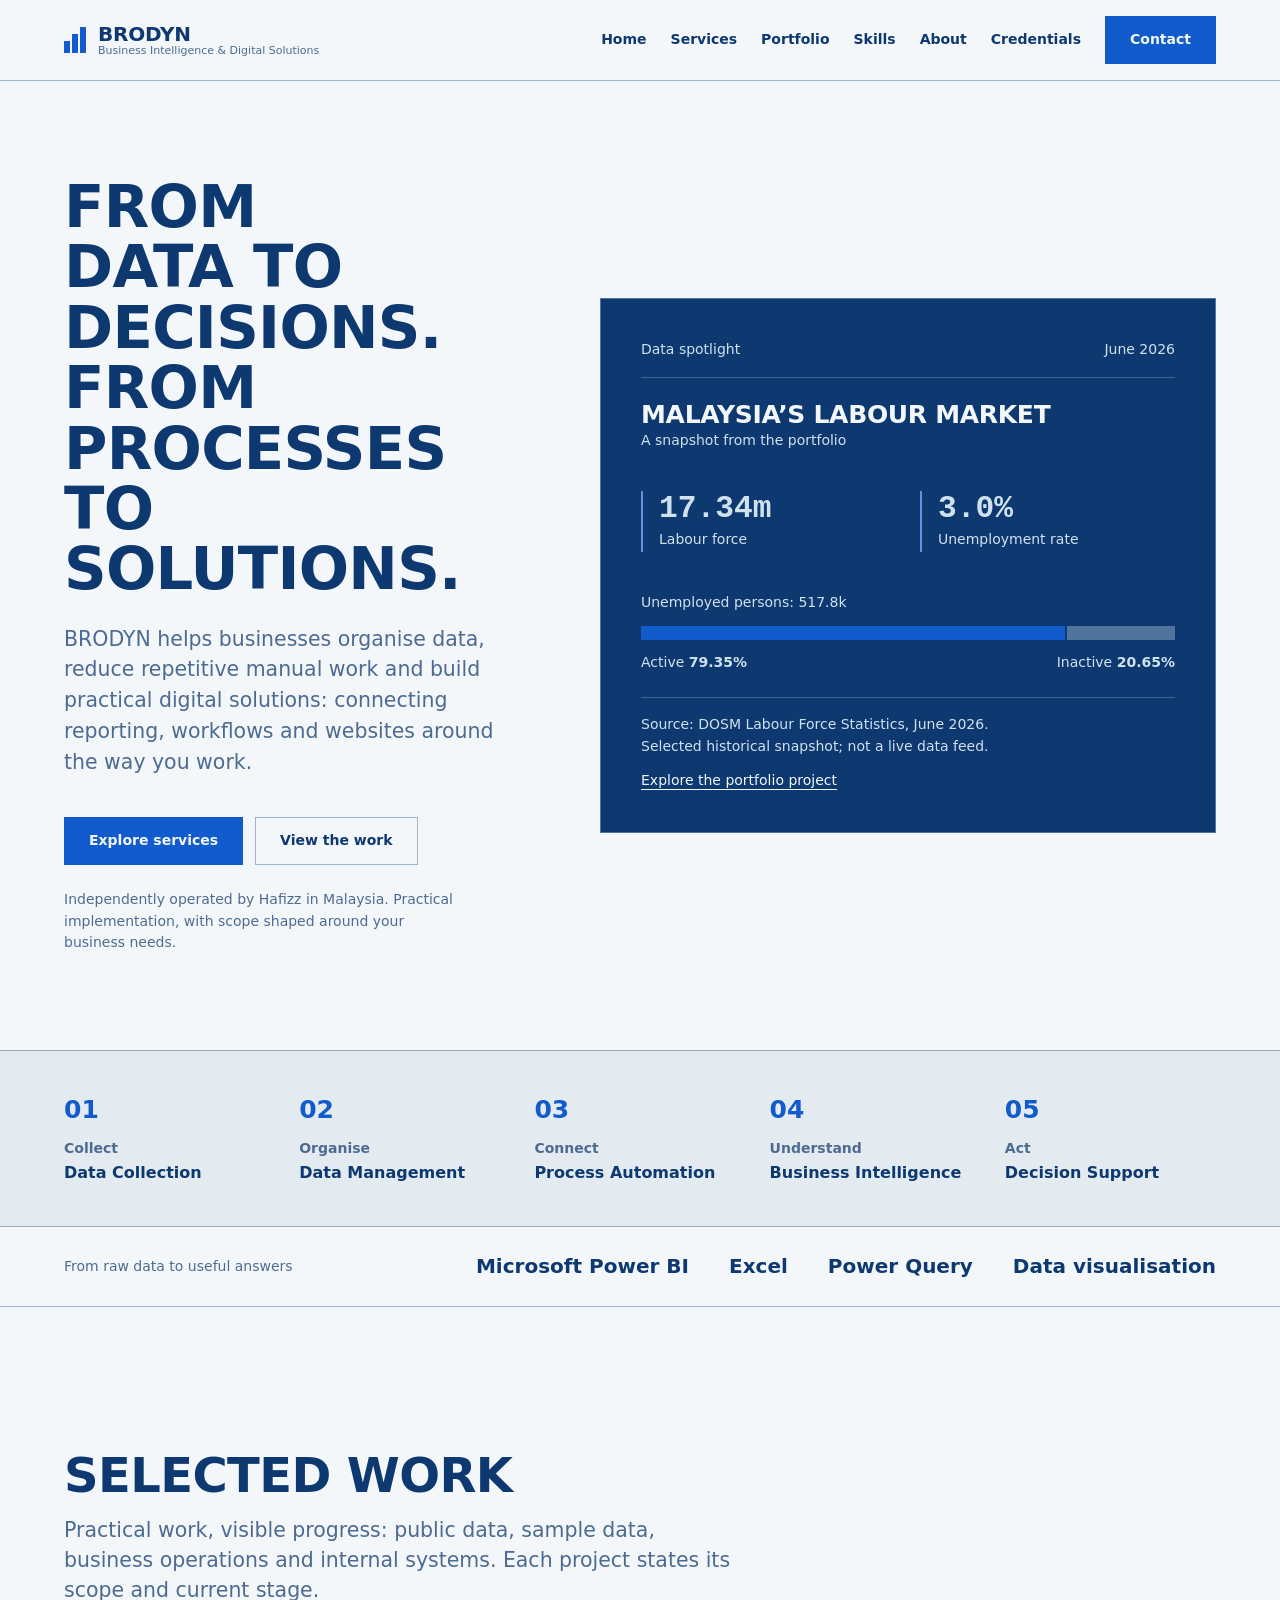
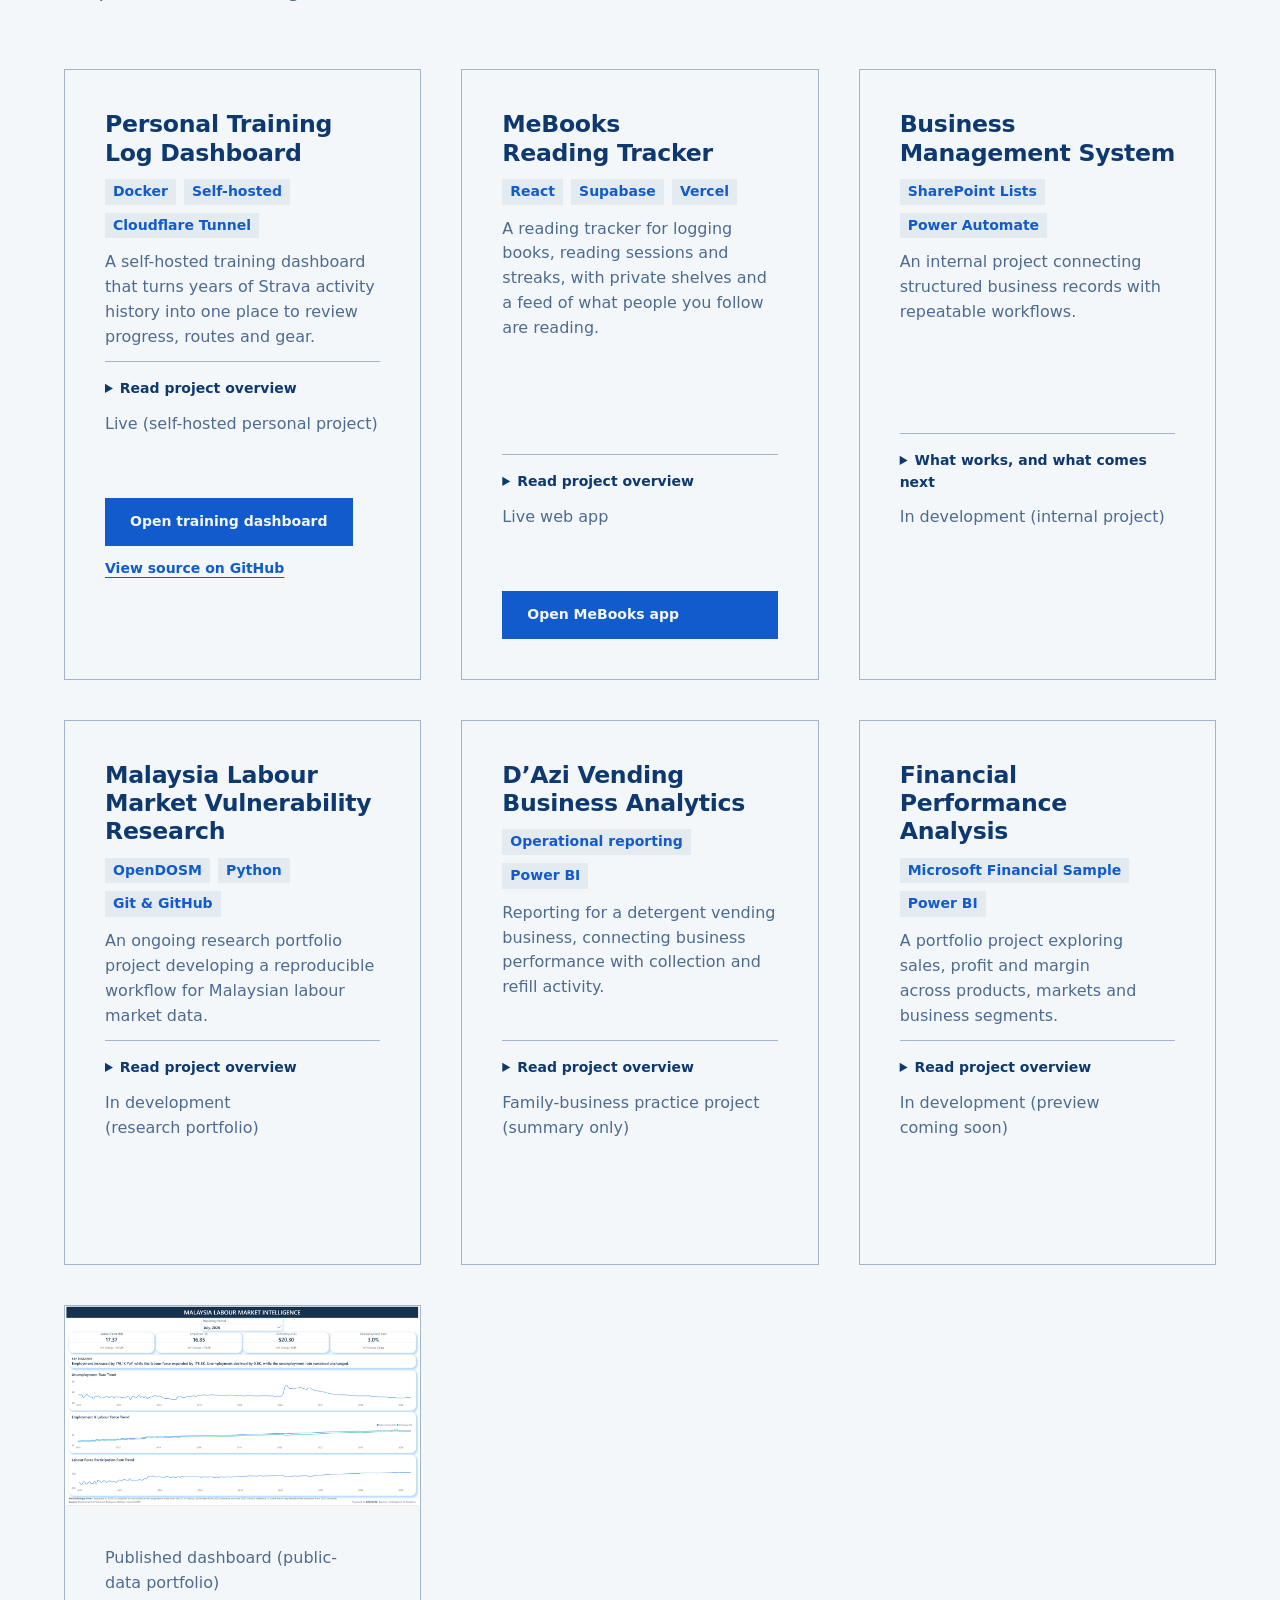
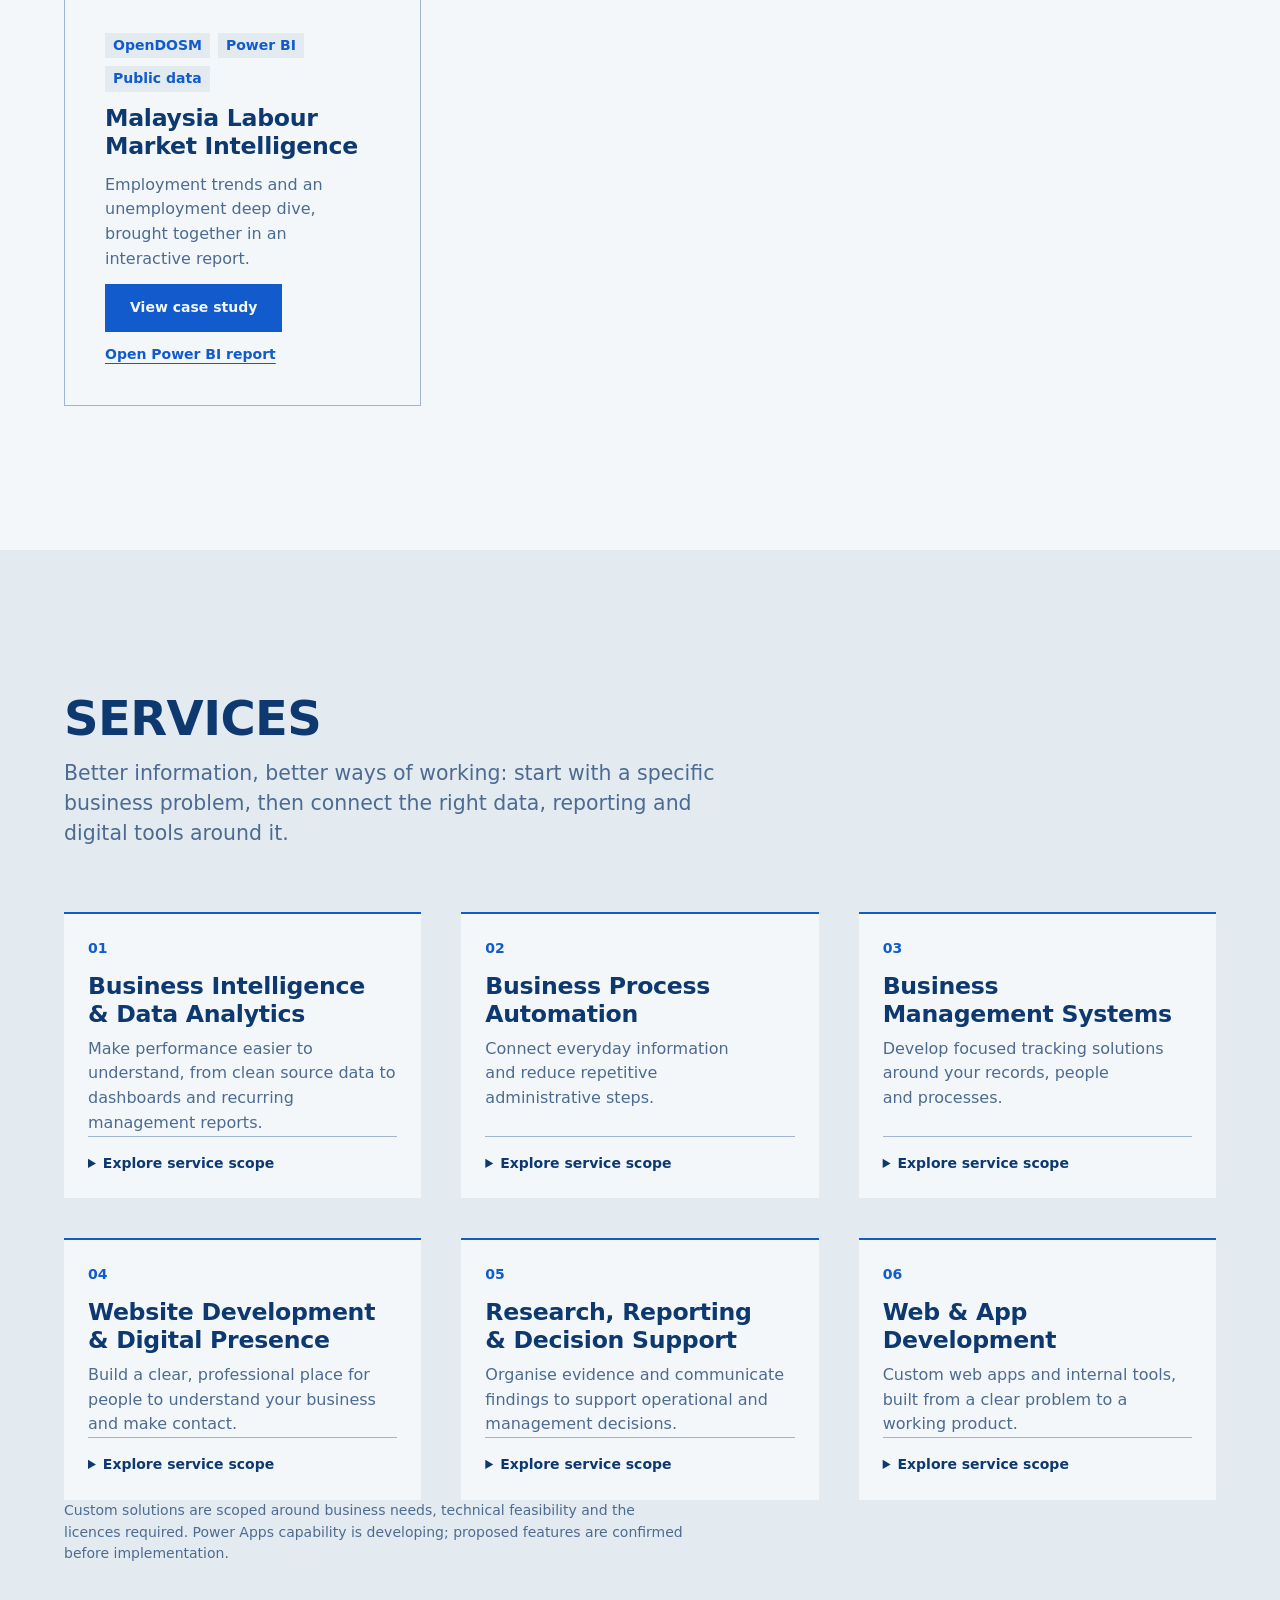
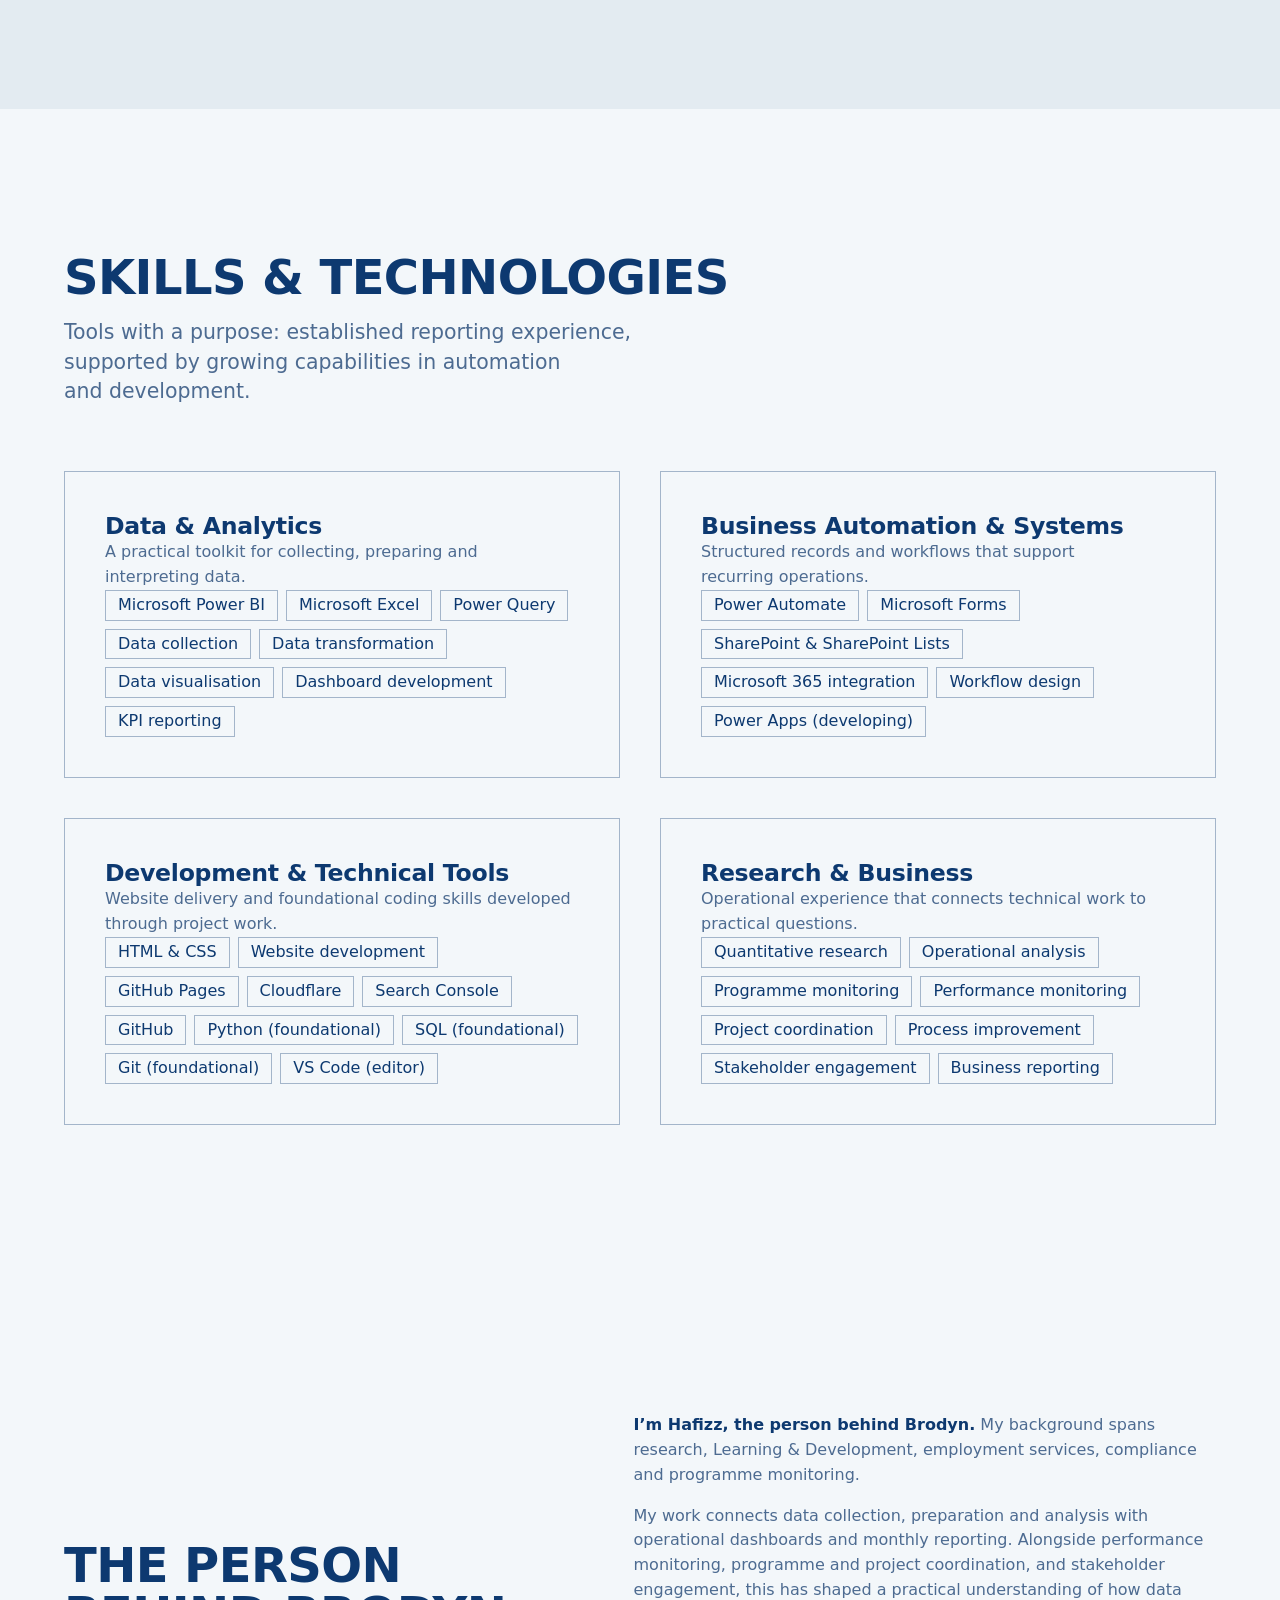
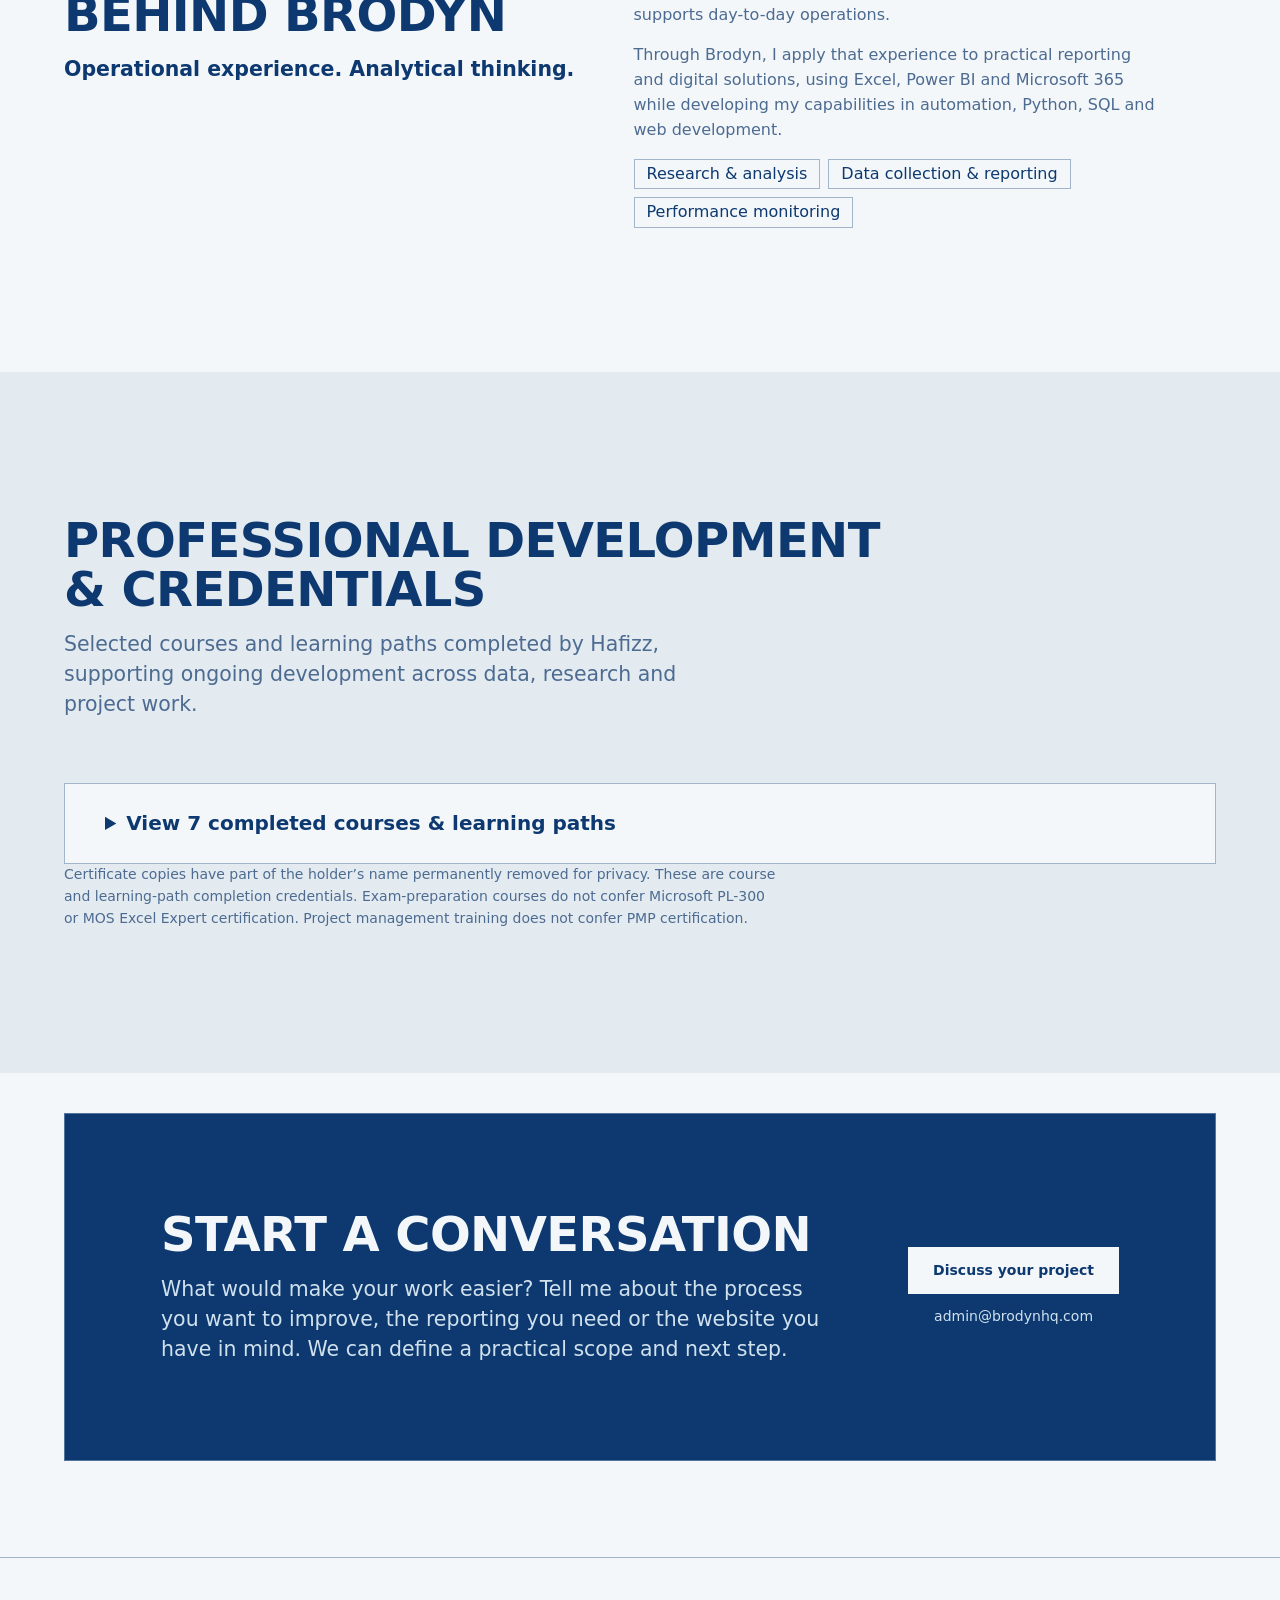
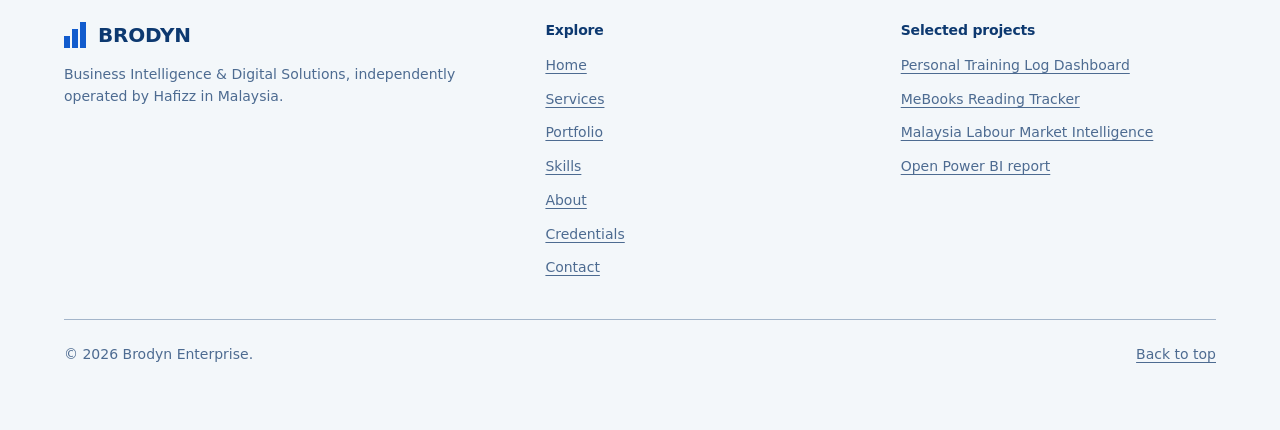
<file: index.html>
<!doctype html>
<html lang="en">
<head>
<meta charset="utf-8"><meta name="viewport" content="width=device-width,initial-scale=1">
<meta http-equiv="Content-Security-Policy" content="default-src 'self'; script-src 'none'; style-src 'self' 'unsafe-inline'; img-src 'self'; font-src 'self'; object-src 'none'; base-uri 'self'; frame-src 'none'">
<meta name="referrer" content="strict-origin-when-cross-origin">
<meta http-equiv="X-Content-Type-Options" content="nosniff">
<title>BRODYN | Business Intelligence & Digital Solutions Malaysia</title>
<meta name="description" content="BRODYN by Hafizz connects data collection, workflow automation, operational reporting and practical digital solutions for businesses in Malaysia.">
<meta name="theme-color" content="#112c49"><meta property="og:title" content="BRODYN | Business Intelligence &amp; Digital Solutions"><meta property="og:description" content="From data to decisions. From processes to solutions. Explore reporting, automation and digital services by Hafizz in Malaysia."><meta property="og:type" content="website"><meta property="og:url" content="https://brodynhq.com/">
<link rel="canonical" href="https://brodynhq.com/">
<link rel="stylesheet" href="assets/site.css">
</head>
<body id="top"><a class="skip" href="#main">Skip to content</a>
<header><div class="wrap nav"><a class="brand" href="#top" aria-label="Brodyn home"><span class="mark" aria-hidden="true"><i></i><i></i><i></i></span><span class="brand-text"><b>BRODYN</b><small>Business Intelligence &amp; Digital Solutions</small></span></a><nav aria-label="Main navigation"><a href="#top">Home</a><a href="#services">Services</a><a href="#work">Portfolio</a><a href="#skills">Skills</a><a href="#about">About</a><a href="#credentials">Credentials</a><a href="#contact" class="button">Contact</a></nav></div></header>
<main id="main">
<div class="wrap hero">
<div class="hero-text">
<h1>From data to decisions.<br><span>From processes<br>to solutions.</span></h1>
<p class="lead">BRODYN helps businesses organise data, reduce repetitive manual work and build practical digital solutions: connecting reporting, workflows and websites around the way you work.</p>
<div class="actions"><a class="button" href="#services">Explore services</a><a class="button secondary" href="#work">View the work</a></div>
<p class="hero-note">Independently operated by Hafizz in Malaysia. Practical implementation, with scope shaped around your business needs.</p>
</div>
<aside class="report" aria-label="Selected findings from the June 2026 Malaysia labour force project">
<div class="report-top"><span>Data spotlight</span><time datetime="2026-06">June 2026</time></div>
<h2>Malaysia&rsquo;s labour market</h2>
<p>A snapshot from the portfolio</p>
<div class="metrics"><div class="metric"><strong>17.34m</strong><span>Labour force</span></div><div class="metric"><strong>3.0%</strong><span>Unemployment rate</span></div></div>
<div class="composition"><p>Unemployed persons: 517.8k</p><div class="bar" role="img" aria-label="Active unemployed 79.35 percent; inactive unemployed 20.65 percent"><b></b><b></b></div><div class="legend"><span>Active <strong>79.35%</strong></span><span>Inactive <strong>20.65%</strong></span></div></div>
<div class="report-foot"><p>Source: DOSM Labour Force Statistics, June 2026.<br>Selected historical snapshot; not a live data feed.</p><a class="spotlight-link" href="malaysia-labour-market.html">Explore the portfolio project</a></div>
</aside>
</div>

<div class="workflow"><div class="wrap">
<ol class="workflow-list" aria-label="The connected business workflow">
<li><span class="workflow-verb">Collect</span>Data Collection</li>
<li><span class="workflow-verb">Organise</span>Data Management</li>
<li><span class="workflow-verb">Connect</span>Process Automation</li>
<li><span class="workflow-verb">Understand</span>Business Intelligence</li>
<li><span class="workflow-verb">Act</span>Decision Support</li>
</ol>
</div></div>

<div class="tools"><div class="wrap">
<p class="tools-caption">From raw data to useful answers</p>
<ul class="tool-list"><li>Microsoft Power BI</li><li>Excel</li><li>Power Query</li><li>Data visualisation</li></ul>
</div></div>

<section id="work"><div class="wrap">
<div class="section-heading"><div><h2>Selected work</h2><p class="lead">Practical work, visible progress: public data, sample data, business operations and internal systems. Each project states its scope and current stage.</p></div></div>
<div class="projects">

<article class="project"><div class="project-body">
<h3>Personal Training Log Dashboard</h3>
<ul class="tech"><li>Docker</li><li>Self-hosted</li><li>Cloudflare Tunnel</li></ul>
<p>A self-hosted training dashboard that turns years of Strava activity history into one place to review progress, routes and gear.</p>
<details><summary>Read project overview</summary><p><strong>Base.</strong> Built on Dreeve, an open-source self-hosted fitness dashboard (formerly &ldquo;Statistics for Strava&rdquo;) &mdash; not written from scratch.</p><p><strong>What was done.</strong> Deployed with Docker and exposed publicly through a Cloudflare Tunnel on a custom subdomain; imported the full Strava activity history; customised the visual theme (colours, typography, logo) and app branding; fixed several interface bugs found while using it day to day (theme toggle sync, dashboard link previews, a widget table width issue).</p><p><strong>Why.</strong> Hands-on practice with self-hosting, Docker deployment and customising an existing open-source codebase, while getting a genuinely useful personal dashboard out of it.</p><p><strong>Privacy.</strong> The live dashboard shows real personal training data (routes and activity history).</p></details>
<p class="status">Live (self-hosted personal project)</p>
<div class="actions"><a class="button" href="https://metrain.brodynhq.com" target="_blank" rel="noopener noreferrer">Open training dashboard<span class="visually-hidden"> (opens in a new tab)</span></a><a class="project-link" href="https://github.com/brodyn-dev/hafizz-training-log" target="_blank" rel="noopener noreferrer">View source on GitHub<span class="visually-hidden"> (opens in a new tab)</span></a></div>
</div></article>

<article class="project"><div class="project-body">
<h3>MeBooks Reading Tracker</h3>
<ul class="tech"><li>React</li><li>Supabase</li><li>Vercel</li></ul>
<p>A reading tracker for logging books, reading sessions and streaks, with private shelves and a feed of what people you follow are reading.</p>
<details><summary>Read project overview</summary><p><strong>Problem.</strong> Reading lists end up in notes apps or in your head, and most reading apps are public by default.</p><p><strong>What it does.</strong> Add books by ISBN or manually, log pages read each session, see streaks and pages per year, and export your data to CSV.</p><p><strong>Privacy.</strong> Private accounts and notes. Shelves can be shared with people you trust. The app&rsquo;s About &amp; privacy page explains what data is kept.</p><p><strong>Status.</strong> Live web app. No personal or test account data is shown on this page.</p></details>
<p class="status">Live web app</p>
<a class="button" href="https://mebooksv2.vercel.app" target="_blank" rel="noopener noreferrer">Open MeBooks app<span class="visually-hidden"> (opens in a new tab)</span></a>
</div></article>

<article class="project"><div class="project-body">
<h3>Business Management System</h3>
<ul class="tech"><li>SharePoint Lists</li><li>Power Automate</li></ul>
<p>An internal project connecting structured business records with repeatable workflows.</p>
<details><summary>What works, and what comes next</summary><p><strong>Built so far.</strong> A client database using SharePoint Lists, with automated client reference ID generation through Power Automate.</p><p><strong>Planned expansion.</strong> Project tracking and connected business workflows. These modules are not yet operational.</p><p><strong>Privacy.</strong> Internal records and client information are not published.</p></details>
<p class="status">In development (internal project)</p>
</div></article>

<article class="project"><div class="project-body">
<h3>Malaysia Labour Market Vulnerability Research</h3>
<ul class="tech"><li>OpenDOSM</li><li>Python</li><li>Git &amp; GitHub</li></ul>
<p>An ongoing research portfolio project developing a reproducible workflow for Malaysian labour market data.</p>
<details><summary>Read project overview</summary><p><strong>Current work.</strong> Downloading and processing monthly labour force data with Python, checking data consistency and preparing year-on-year indicators.</p><p><strong>Approach.</strong> Separate raw and processed data, maintain scripts with Git, and document work in GitHub.</p><p><strong>Next steps.</strong> Extend the analysis and research scope. Findings and a completed vulnerability framework are not yet published.</p></details>
<p class="status">In development (research portfolio)</p>
</div></article>

<article class="project"><div class="project-body">
<h3>D&rsquo;Azi Vending Business Analytics</h3>
<ul class="tech"><li>Operational reporting</li><li>Power BI</li></ul>
<p>Reporting for a detergent vending business, connecting business performance with collection and refill activity.</p>
<details><summary>Read project overview</summary><p><strong>Question.</strong> How can an owner monitor business performance and recurring vending operations in one place?</p><p><strong>Scope.</strong> Executive reporting, sales by segment or region, and operational views of visits, refills and revenue by location and time.</p><p><strong>Purpose.</strong> Support regular performance reviews and make operational records easier to interpret.</p><p><strong>Privacy.</strong> Private business financial data and dashboards are not published on this website. No revenue improvement or cost saving is claimed.</p></details>
<p class="status">Family-business practice project (summary only)</p>
</div></article>

<article class="project"><div class="project-body">
<h3>Financial Performance Analysis</h3>
<ul class="tech"><li>Microsoft Financial Sample</li><li>Power BI</li></ul>
<p>A portfolio project exploring sales, profit and margin across products, markets and business segments.</p>
<details><summary>Read project overview</summary><p><strong>Question.</strong> Which segments contribute to sales and profit, and where do margins weaken?</p><p><strong>Planned analysis.</strong> Monthly sales and profit trends, segment performance, product comparisons and discount analysis.</p><p><strong>Data.</strong> Microsoft&rsquo;s Financial Sample dataset. This is a learning and demonstration project, not a real company&rsquo;s financial results.</p><p><strong>Status.</strong> In development. The final dashboard and findings will be added when complete.</p></details>
<p class="status">In development (preview coming soon)</p>
</div></article>

<article class="project"><a href="malaysia-labour-market.html" class="project-image"><img src="labour-overview.png" width="1280" height="720" alt="Malaysia labour market dashboard, July 2026" loading="lazy"></a><div class="project-body">
<p class="status">Published dashboard (public-data portfolio)</p>
<ul class="tech"><li>OpenDOSM</li><li>Power BI</li><li>Public data</li></ul>
<h3>Malaysia Labour Market Intelligence</h3>
<p>Employment trends and an unemployment deep dive, brought together in an interactive report.</p>
<div class="actions"><a class="button" href="malaysia-labour-market.html">View case study</a><a class="project-link" href="https://app.powerbi.com/view?r=eyJrIjoiMTdkZWMxNzEtMDdmMC00MTY0LWEzZDEtYjRiYjQwNDViMjVlIiwidCI6ImM4NjhmMmQ4LTllNmYtNDYxYy05MTQwLWY2NTFiYmU3MTFkNiJ9" target="_blank" rel="noopener noreferrer">Open Power BI report<span class="visually-hidden"> (opens in a new tab)</span></a></div>
</div></article>

</div></div></section>

<section id="services" class="services"><div class="wrap">
<div class="section-heading"><div><h2>Services</h2><p class="lead">Better information, better ways of working: start with a specific business problem, then connect the right data, reporting and digital tools around it.</p></div></div>
<ol class="service-grid">
<li><h3>Business Intelligence &amp; Data Analytics</h3><p>Make performance easier to understand, from clean source data to dashboards and recurring management reports.</p><details><summary>Explore service scope</summary><ul><li>Interactive Power BI dashboards and KPI development</li><li>Data preparation, cleaning, transformation and analysis</li><li>Excel and Power Query reporting</li><li>Financial and operational performance monitoring</li><li>Data integration and reporting automation</li><li>Monthly performance reporting</li></ul></details></li>
<li><h3>Business Process Automation</h3><p>Connect everyday information and reduce repetitive administrative steps.</p><details><summary>Explore service scope</summary><ul><li>Microsoft Power Automate workflows</li><li>Automated notifications and email workflows</li><li>Microsoft Forms and SharePoint integration</li><li>Digital data collection and reporting setup</li><li>Workflow design and standardisation</li></ul></details></li>
<li><h3>Business Management Systems</h3><p>Develop focused tracking solutions around your records, people and processes.</p><details><summary>Explore service scope</summary><ul><li>SharePoint Lists for structured business records</li><li>Custom client and project tracking</li><li>Power Apps-based data entry interfaces, subject to feasibility</li><li>Connected workflows and operational reporting</li><li>Business process digitalisation</li></ul></details></li>
<li><h3>Website Development &amp; Digital Presence</h3><p>Build a clear, professional place for people to understand your business and make contact.</p><details><summary>Explore service scope</summary><ul><li>Business landing pages and portfolio websites</li><li>Responsive website design and setup</li><li>GitHub Pages deployment and custom domains</li><li>Website maintenance and content updates</li><li>Essential search visibility configuration</li></ul></details></li>
<li><h3>Research, Reporting &amp; Decision Support</h3><p>Organise evidence and communicate findings to support operational and management decisions.</p><details><summary>Explore service scope</summary><ul><li>Quantitative research support</li><li>Data analysis and visualisation</li><li>Operational and programme monitoring</li><li>Evidence-based business and management reporting</li><li>Management information dashboards</li><li>Research-oriented data projects</li></ul></details></li>
<li><h3>Web &amp; App Development</h3><p>Custom web apps and internal tools, built from a clear problem to a working product.</p><details><summary>Explore service scope</summary><ul><li>Responsive web apps built with React and Vite</li><li>Accounts and data with Supabase, including row-level security</li><li>Deployment on Vercel or GitHub Pages, with a custom domain</li><li>Internal tools that connect to your existing data and workflows</li><li>Security review and feature planning before launch</li></ul></details></li>
</ol>
<p class="skills-note">Custom solutions are scoped around business needs, technical feasibility and the licences required. Power Apps capability is developing; proposed features are confirmed before implementation.</p>
</div></section>

<section id="skills"><div class="wrap">
<div class="section-heading"><div><h2>Skills &amp; technologies</h2><p class="lead">Tools with a purpose: established reporting experience, supported by growing capabilities in automation and development.</p></div></div>
<div class="skill-grid">
<article><h3>Data &amp; Analytics</h3><p>A practical toolkit for collecting, preparing and interpreting data.</p><ul class="credentials"><li>Microsoft Power BI</li><li>Microsoft Excel</li><li>Power Query</li><li>Data collection</li><li>Data transformation</li><li>Data visualisation</li><li>Dashboard development</li><li>KPI reporting</li></ul></article>
<article><h3>Business Automation &amp; Systems</h3><p>Structured records and workflows that support recurring operations.</p><ul class="credentials"><li>Power Automate</li><li>Microsoft Forms</li><li>SharePoint &amp; SharePoint Lists</li><li>Microsoft 365 integration</li><li>Workflow design</li><li>Power Apps (developing)</li></ul></article>
<article><h3>Development &amp; Technical Tools</h3><p>Website delivery and foundational coding skills developed through project work.</p><ul class="credentials"><li>HTML &amp; CSS</li><li>Website development</li><li>GitHub Pages</li><li>Cloudflare</li><li>Search Console</li><li>GitHub</li><li>Python (foundational)</li><li>SQL (foundational)</li><li>Git (foundational)</li><li>VS Code (editor)</li></ul></article>
<article><h3>Research &amp; Business</h3><p>Operational experience that connects technical work to practical questions.</p><ul class="credentials"><li>Quantitative research</li><li>Operational analysis</li><li>Programme monitoring</li><li>Performance monitoring</li><li>Project coordination</li><li>Process improvement</li><li>Stakeholder engagement</li><li>Business reporting</li></ul></article>
</div>
</div></section>

<section id="about"><div class="wrap about">
<div><h2>The person behind Brodyn</h2><p class="lead">Operational experience. Analytical thinking.</p></div>
<div><p><strong>I&rsquo;m Hafizz, the person behind Brodyn.</strong> My background spans research, Learning &amp; Development, employment services, compliance and programme monitoring.</p><p>My work connects data collection, preparation and analysis with operational dashboards and monthly reporting. Alongside performance monitoring, programme and project coordination, and stakeholder engagement, this has shaped a practical understanding of how data supports day-to-day operations.</p><p>Through Brodyn, I apply that experience to practical reporting and digital solutions, using Excel, Power BI and Microsoft 365 while developing my capabilities in automation, Python, SQL and web development.</p><ul class="credentials"><li>Research &amp; analysis</li><li>Data collection &amp; reporting</li><li>Performance monitoring</li></ul></div>
</div></section>

<section id="credentials" class="learning"><div class="wrap">
<div class="section-heading"><div><h2>Professional development &amp; credentials</h2><p class="lead">Selected courses and learning paths completed by Hafizz, supporting ongoing development across data, research and project work.</p></div></div>
<details class="credential-list"><summary>View 7 completed courses &amp; learning paths</summary><ul class="credential-grid">
<li><span class="credential-kind">Learning path</span><div><h3>Become a Data Analyst</h3><p>LinkedIn Learning, March 2025</p></div><a href="assets/credentials/data-analyst.pdf" target="_blank" rel="noopener noreferrer">View certificate<span class="visually-hidden"> (privacy-edited PDF, opens in a new tab)</span></a></li>
<li><span class="credential-kind">Course, exam preparation</span><div><h3>Microsoft Power BI Data Analyst Associate (PL-300) Cert Prep by Microsoft Press (2024)</h3><p>LinkedIn Learning, December 2025</p></div><a href="assets/credentials/power-bi-pl300-cert-prep.pdf" target="_blank" rel="noopener noreferrer">View certificate<span class="visually-hidden"> (privacy-edited PDF, opens in a new tab)</span></a></li>
<li><span class="credential-kind">Course, exam preparation</span><div><h3>Microsoft Office Specialist: Excel Expert (Microsoft 365 Apps) Cert Prep</h3><p>LinkedIn Learning, March 2026</p></div><a href="assets/credentials/excel-expert-cert-prep.pdf" target="_blank" rel="noopener noreferrer">View certificate<span class="visually-hidden"> (privacy-edited PDF, opens in a new tab)</span></a></li>
<li><span class="credential-kind">Course</span><div><h3>SQL Essential Training</h3><p>LinkedIn Learning, November 2025</p></div><a href="assets/credentials/sql-essential-training.pdf" target="_blank" rel="noopener noreferrer">View certificate<span class="visually-hidden"> (privacy-edited PDF, opens in a new tab)</span></a></li>
<li><span class="credential-kind">Learning path</span><div><h3>Career Essentials in Project Management by Microsoft and LinkedIn</h3><p>LinkedIn Learning, April 2026</p></div><a href="assets/credentials/project-management-career-essentials.pdf" target="_blank" rel="noopener noreferrer">View certificate<span class="visually-hidden"> (privacy-edited PDF, opens in a new tab)</span></a></li>
<li><span class="credential-kind">Course</span><div><h3>Project Management Foundations</h3><p>LinkedIn Learning, March 2026</p></div><a href="assets/credentials/project-management-foundations.pdf" target="_blank" rel="noopener noreferrer">View certificate<span class="visually-hidden"> (privacy-edited PDF, opens in a new tab)</span></a></li>
<li><span class="credential-kind">Course</span><div><h3>Academic Research Foundations: Quantitative</h3><p>LinkedIn Learning, December 2025</p></div><a href="assets/credentials/quantitative-research-foundations.pdf" target="_blank" rel="noopener noreferrer">View certificate<span class="visually-hidden"> (privacy-edited PDF, opens in a new tab)</span></a></li>
</ul></details>
<p class="learning-note">Certificate copies have part of the holder&rsquo;s name permanently removed for privacy. These are course and learning-path completion credentials. Exam-preparation courses do not confer Microsoft PL-300 or MOS Excel Expert certification. Project management training does not confer PMP certification.</p>
</div></section>

<div class="wrap"><section id="contact" class="contact">
<div><h2>Start a conversation</h2><p class="lead">What would make your work easier? Tell me about the process you want to improve, the reporting you need or the website you have in mind. We can define a practical scope and next step.</p></div>
<div><a class="button" href="mailto:admin@brodynhq.com?subject=Brodyn%20project%20enquiry">Discuss your project</a><small>admin@brodynhq.com</small></div>
</section></div>
</main>
<footer><div class="wrap">
<div class="footer-grid">
<div class="footer-brand"><a class="brand" href="#top" aria-label="Brodyn home"><span class="mark" aria-hidden="true"><i></i><i></i><i></i></span><span class="brand-text"><b>BRODYN</b></span></a><p>Business Intelligence &amp; Digital Solutions, independently operated by Hafizz in Malaysia.</p></div>
<div><h3>Explore</h3><ul class="footer-links"><li><a href="#top">Home</a></li><li><a href="#services">Services</a></li><li><a href="#work">Portfolio</a></li><li><a href="#skills">Skills</a></li><li><a href="#about">About</a></li><li><a href="#credentials">Credentials</a></li><li><a href="#contact">Contact</a></li></ul></div>
<div><h3>Selected projects</h3><ul class="footer-links"><li><a href="https://metrain.brodynhq.com" target="_blank" rel="noopener noreferrer">Personal Training Log Dashboard</a></li><li><a href="https://mebooksv2.vercel.app" target="_blank" rel="noopener noreferrer">MeBooks Reading Tracker</a></li><li><a href="malaysia-labour-market.html">Malaysia Labour Market Intelligence</a></li><li><a href="https://app.powerbi.com/view?r=eyJrIjoiMTdkZWMxNzEtMDdmMC00MTY0LWEzZDEtYjRiYjQwNDViMjVlIiwidCI6ImM4NjhmMmQ4LTllNmYtNDYxYy05MTQwLWY2NTFiYmU3MTFkNiJ9" target="_blank" rel="noopener noreferrer">Open Power BI report</a></li></ul></div>
</div>
<div class="footer-bottom"><span>&copy; 2026 Brodyn Enterprise.</span><a href="#top">Back to top</a></div>
</div></footer>
</body></html>
</file>
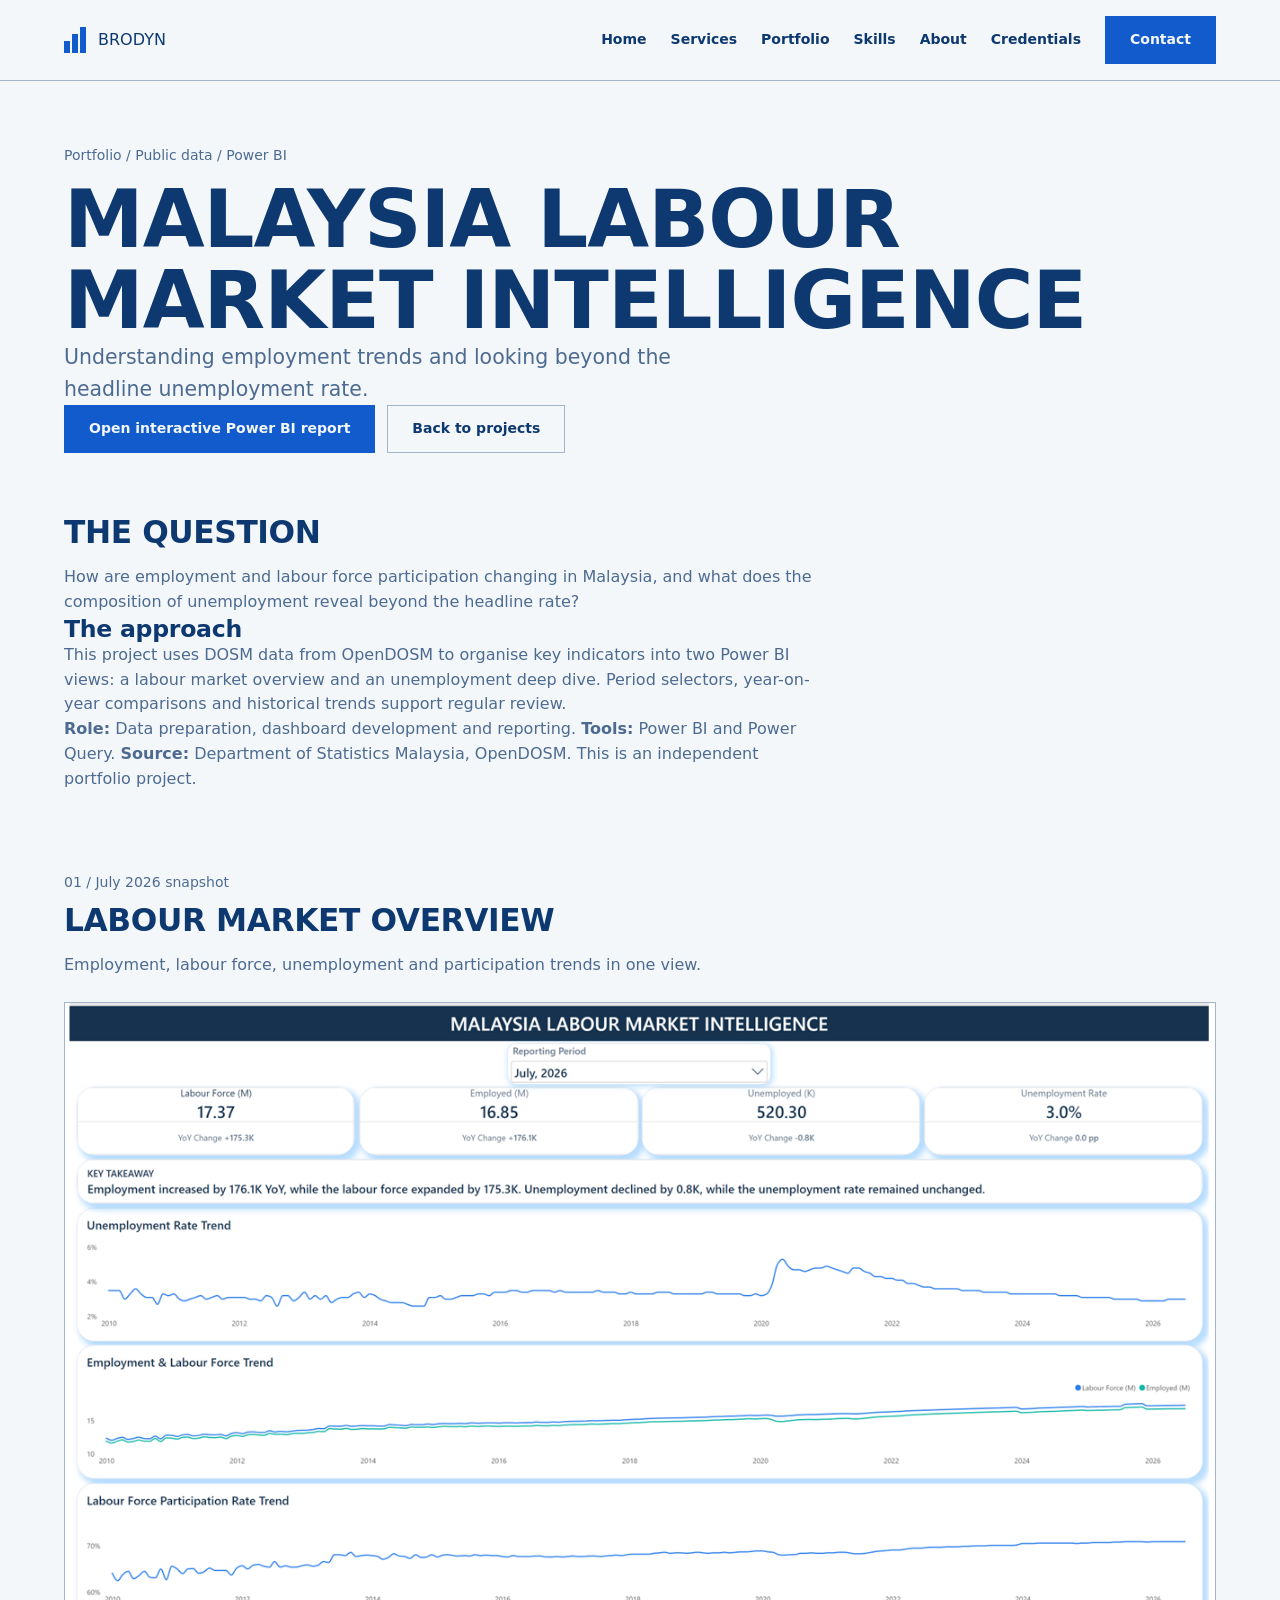
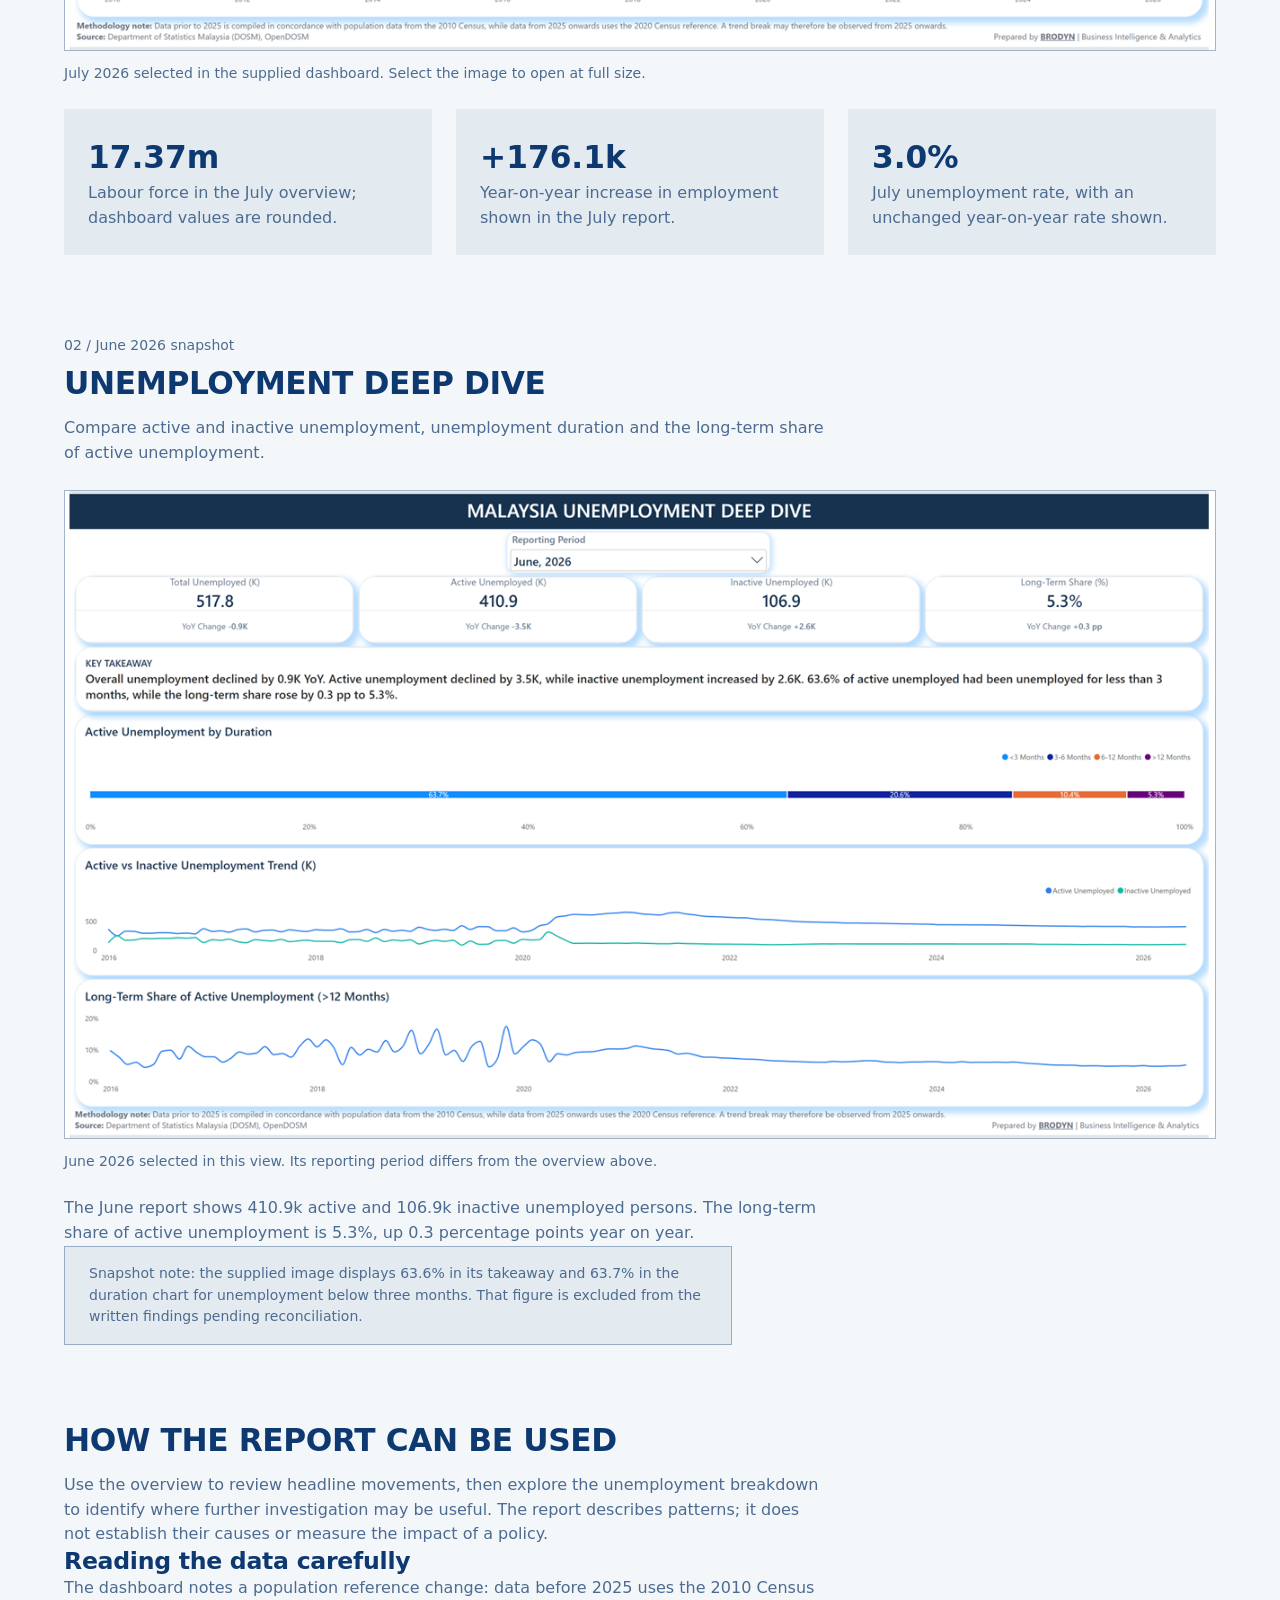
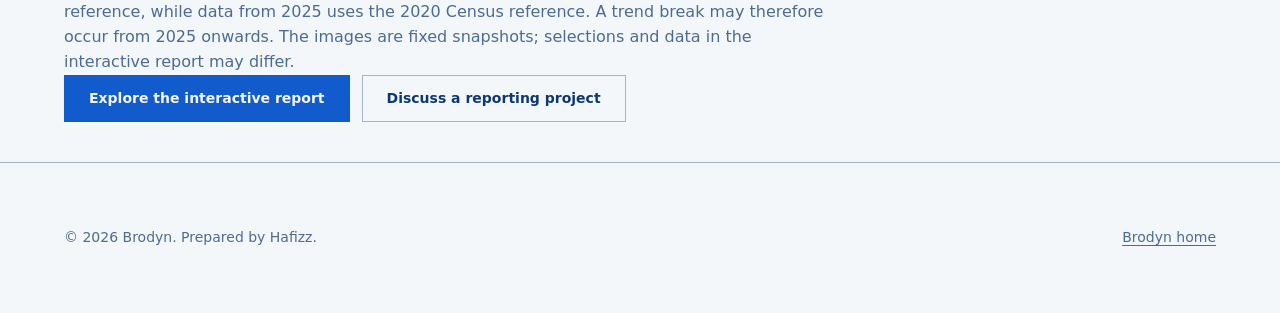
<file: malaysia-labour-market.html>
<!doctype html><html lang="en"><head><meta charset="utf-8"><meta name="viewport" content="width=device-width,initial-scale=1"><meta http-equiv="Content-Security-Policy" content="default-src 'self'; script-src 'none'; style-src 'self' 'unsafe-inline'; img-src 'self'; font-src 'self'; object-src 'none'; base-uri 'self'; frame-src 'none'"><meta name="referrer" content="strict-origin-when-cross-origin"><meta http-equiv="X-Content-Type-Options" content="nosniff"><title>Malaysia Labour Market Dashboard | Brodyn</title><meta name="description" content="A Power BI portfolio project exploring Malaysian employment trends and unemployment using OpenDOSM data. July and June 2026 dashboard snapshots."><link rel="canonical" href="https://brodynhq.com/malaysia-labour-market.html"><link rel="stylesheet" href="assets/site.css"></head><body id="top"><a class="skip" href="#main">Skip to content</a><header><div class="wrap nav"><a class="brand" href="index.html#top" aria-label="Brodyn home"><span class="mark" aria-hidden="true"><i></i><i></i><i></i></span>BRODYN</a><nav aria-label="Main navigation"><a href="index.html#top">Home</a><a href="index.html#services">Services</a><a href="index.html#work">Portfolio</a><a href="index.html#skills">Skills</a><a href="index.html#about">About</a><a href="index.html#credentials">Credentials</a><a href="index.html#contact" class="button">Contact</a></nav></div></header><main id="main" class="wrap"><div class="case-hero"><p class="eyebrow">Portfolio / Public data / Power BI</p><h1>Malaysia Labour<br>Market Intelligence</h1><p class="intro">Understanding employment trends and looking beyond the headline unemployment rate.</p><div class="actions"><a class="button" href="https://app.powerbi.com/view?r=eyJrIjoiMTdkZWMxNzEtMDdmMC00MTY0LWEzZDEtYjRiYjQwNDViMjVlIiwidCI6ImM4NjhmMmQ4LTllNmYtNDYxYy05MTQwLWY2NTFiYmU3MTFkNiJ9" target="_blank" rel="noopener noreferrer">Open interactive Power BI report</a><a class="button secondary" href="index.html#work">Back to projects</a></div></div><section class="case-section"><h2>The question</h2><p>How are employment and labour force participation changing in Malaysia, and what does the composition of unemployment reveal beyond the headline rate?</p><h3>The approach</h3><p>This project uses DOSM data from OpenDOSM to organise key indicators into two Power BI views: a labour market overview and an unemployment deep dive. Period selectors, year-on-year comparisons and historical trends support regular review.</p><p><strong>Role:</strong> Data preparation, dashboard development and reporting. <strong>Tools:</strong> Power BI and Power Query. <strong>Source:</strong> Department of Statistics Malaysia, OpenDOSM. This is an independent portfolio project.</p></section><section class="case-section"><p class="eyebrow">01 / July 2026 snapshot</p><h2>Labour market overview</h2><p>Employment, labour force, unemployment and participation trends in one view.</p><figure class="shot"><a href="labour-overview.png" target="_blank" rel="noopener"><img src="labour-overview.png" width="1280" height="720" alt="July 2026 dashboard showing labour force of 17.37 million, employed persons of 16.85 million and unemployment rate of 3.0 percent"></a><figcaption>July 2026 selected in the supplied dashboard. Select the image to open at full size.</figcaption></figure><div class="findings"><article><strong>17.37m</strong><p>Labour force in the July overview; dashboard values are rounded.</p></article><article><strong>+176.1k</strong><p>Year-on-year increase in employment shown in the July report.</p></article><article><strong>3.0%</strong><p>July unemployment rate, with an unchanged year-on-year rate shown.</p></article></div></section><section class="case-section"><p class="eyebrow">02 / June 2026 snapshot</p><h2>Unemployment deep dive</h2><p>Compare active and inactive unemployment, unemployment duration and the long-term share of active unemployment.</p><figure class="shot"><a href="unemployment-deep-dive.png" target="_blank" rel="noopener"><img src="unemployment-deep-dive.png" width="1280" height="720" loading="lazy" alt="June 2026 unemployment dashboard showing 517.8 thousand unemployed persons, including 410.9 thousand active and 106.9 thousand inactive unemployed"></a><figcaption>June 2026 selected in this view. Its reporting period differs from the overview above.</figcaption></figure><p>The June report shows 410.9k active and 106.9k inactive unemployed persons. The long-term share of active unemployment is 5.3%, up 0.3 percentage points year on year.</p><p class="note">Snapshot note: the supplied image displays 63.6% in its takeaway and 63.7% in the duration chart for unemployment below three months. That figure is excluded from the written findings pending reconciliation.</p></section><section class="case-section"><h2>How the report can be used</h2><p>Use the overview to review headline movements, then explore the unemployment breakdown to identify where further investigation may be useful. The report describes patterns; it does not establish their causes or measure the impact of a policy.</p><h3>Reading the data carefully</h3><p>The dashboard notes a population reference change: data before 2025 uses the 2010 Census reference, while data from 2025 uses the 2020 Census reference. A trend break may therefore occur from 2025 onwards. The images are fixed snapshots; selections and data in the interactive report may differ.</p><div class="actions"><a class="button" href="https://app.powerbi.com/view?r=eyJrIjoiMTdkZWMxNzEtMDdmMC00MTY0LWEzZDEtYjRiYjQwNDViMjVlIiwidCI6ImM4NjhmMmQ4LTllNmYtNDYxYy05MTQwLWY2NTFiYmU3MTFkNiJ9" target="_blank" rel="noopener noreferrer">Explore the interactive report</a><a class="button secondary" href="mailto:admin@brodynhq.com">Discuss a reporting project</a></div></section></main><footer><div class="wrap case-footer"><span>© 2026 Brodyn. Prepared by Hafizz.</span><a href="index.html">Brodyn home</a></div></footer></body></html>
</file>
<file: assets/site.css>
/* Hallmark · shape: kept · genre: modern-minimal · theme: Blueprint (deal 3/3, seed business-intelligence-digital-solutions-d333·64ed894d·2026-11-25·r0) · redesign: restyle
 * hero: kept (Stage) · nav: kept (edge-aligned) · footer: kept (index columns) · imagery: none · signature: kept, the real June 2026 labour-market data card in the hero · blueprint: whiteprint
 * axes: light/geometric-sans/neutral · posture: drenched · contrast: pass · fold: pass · v2.0.0 */
/* Hallmark · pre-emit critique: P4 H4 E4 S4 R4 V3 · weakest: V, the layout itself is unchanged from the prior redesign (restyle depth keeps it) — the system now carries the distinctiveness: a drafted light sheet with two drenched-navy "pop" bands (the hero data card, the contact band) instead of generic light SaaS blue */
@import url("./tokens.css");
@import url("./base.css");
/* Hallmark · waive 1 · font-display, font-body and font-outlier read system stacks in tokens.css instead of Blueprint's Chakra Petch / IBM Plex faces · the page's CSP sets font-src 'self' with no build step to self-host binary font files, so a system stack is the only option without loosening the CSP or adding an asset outside this restyle's scope · the uppercase h1/h2 treatment and tabular-numeral mono figures carry the theme's drafted-technical voice instead */
/* Hallmark · waive 68 (the line is the accent, one signal only) · the whiteprint sheet's own doc only specifies paper/ink/muted, leaving accent implicit as ink itself; literally reusing ink as accent left :hover states on nav links with zero visible change (ink and accent would be identical), so accent is a distinct, more saturated blue in the same family — still one hue, now with the lightness/chroma range to carry hover and signal states the flat ink tone can't */

/* type voice */
h1,h2{text-transform:uppercase;line-height:1.02}

/* layout primitives */
.wrap{width:100%;max-width:var(--container);margin-inline:auto;padding-inline:var(--gutter);box-sizing:border-box}
.skip{position:absolute;left:var(--space-sm);top:-100px;background:var(--color-paper);color:var(--color-ink);padding:var(--space-sm);z-index:var(--z-toast);border-radius:var(--radius-card)}
.skip:focus{top:var(--space-sm)}
section{padding:var(--section-gap) 0}
.lead{color:var(--color-muted);max-width:52ch}
.actions{display:flex;gap:var(--space-sm);flex-wrap:wrap}

/* header / nav */
header{border-bottom:var(--rule-hair) solid var(--color-rule);background:var(--color-paper);position:sticky;top:0;z-index:var(--z-sticky-nav)}
.nav{min-height:80px;display:flex;align-items:center;justify-content:space-between;gap:var(--space-lg);flex-wrap:wrap;padding-block:var(--space-sm)}
.brand{text-decoration:none;color:var(--color-ink);display:flex;gap:var(--space-sm);align-items:center}
.brand-text{display:flex;flex-direction:column;line-height:1.1}
.brand-text b{font-size:var(--text-lg);font-weight:800;letter-spacing:-0.01em}
.brand-text small{font-size:11px;color:var(--color-muted);font-weight:500}
.mark{display:flex;gap:var(--space-3xs);align-items:flex-end;height:26px}
.mark i{display:block;width:6px;background:var(--color-accent)}
.mark i:nth-child(1){height:12px}.mark i:nth-child(2){height:19px}.mark i:nth-child(3){height:26px}
nav[aria-label="Main navigation"]{display:flex;align-items:center;gap:var(--space-lg);flex-wrap:wrap}
nav[aria-label="Main navigation"] a{text-decoration:none;color:var(--color-ink);font-size:var(--text-sm);font-weight:600}
nav[aria-label="Main navigation"] a:hover{color:var(--color-accent)}
nav[aria-label="Main navigation"] a.button{color:var(--color-accent-ink)}
nav[aria-label="Main navigation"] a.button:hover{color:var(--color-accent-ink)}

/* buttons */
.button{display:inline-flex;align-items:center;gap:var(--space-2xs);padding:var(--space-sm) var(--space-lg);border-radius:var(--radius-pill);background:var(--color-accent);color:var(--color-accent-ink);text-decoration:none;font-weight:700;font-size:var(--text-sm);border:1px solid var(--color-accent);white-space:nowrap;transition:background var(--dur-short) var(--ease-out),border-color var(--dur-short) var(--ease-out),transform var(--dur-micro) var(--ease-out)}
.button:hover{background:color-mix(in oklab,var(--color-accent) 80%,var(--color-paper-3));border-color:color-mix(in oklab,var(--color-accent) 80%,var(--color-paper-3))}
.button:active{transform:translateY(1px)}
.button.secondary{background:transparent;color:var(--color-ink);border-color:var(--color-rule)}
.button.secondary:hover{border-color:var(--color-muted);background:var(--color-paper-2)}

/* hero */
.hero{display:grid;grid-template-columns:5fr 7fr;gap:var(--space-3xl);align-items:center;padding-top:var(--space-3xl);padding-bottom:var(--space-3xl);min-height:calc(100dvh - 80px)}
.hero-text h1{margin-bottom:var(--space-lg);font-size:var(--text-display-s);max-width:16ch}
.hero-text .lead{font-size:var(--text-lead);line-height:1.5;max-width:46ch;margin-bottom:var(--space-xl);color:var(--color-muted)}
.hero-note{color:var(--color-muted);font-size:var(--text-sm);margin-top:var(--space-lg);max-width:46ch}
.report{background:var(--color-paper-3);color:var(--color-ink-2);border:1px solid color-mix(in oklab,var(--color-ink-2) 35%,transparent);border-radius:var(--radius-card);padding:var(--space-xl);box-shadow:var(--shadow-card)}
.report-top{display:flex;justify-content:space-between;gap:var(--space-sm);align-items:center;border-bottom:1px solid color-mix(in oklab,var(--color-ink-2) 25%,transparent);padding-bottom:var(--space-md);font-size:var(--text-sm)}
.report h2{color:var(--color-paper);font-size:var(--text-xl);margin:var(--space-lg) 0 var(--space-3xs);max-width:none}
.report>p{color:var(--color-ink-2);font-size:var(--text-sm);margin:0}
.metrics{display:grid;grid-template-columns:1fr 1fr;gap:var(--space-lg);margin:var(--space-xl) 0}
.metric{border-left:2px solid color-mix(in oklab,var(--color-accent) 60%,var(--color-ink-2));padding-left:var(--space-md)}
.metric strong{display:block;font-family:var(--font-outlier);font-size:var(--text-2xl);font-weight:600;line-height:1.15;font-variant-numeric:tabular-nums}
.metric span{font-size:var(--text-sm);color:var(--color-ink-2)}
.composition{margin-top:var(--space-lg)}
.composition>p{font-size:var(--text-sm);margin-bottom:var(--space-sm)}
.bar{display:flex;height:14px;gap:var(--space-3xs);margin:var(--space-sm) 0;overflow:hidden}
.bar b:first-child{width:79.35%;background:var(--color-accent)}
.bar b:last-child{flex:1;background:color-mix(in oklab,var(--color-ink-2) 35%,transparent)}
.legend{display:flex;justify-content:space-between;font-size:var(--text-sm);gap:var(--space-sm)}
.report-foot{border-top:1px solid color-mix(in oklab,var(--color-ink-2) 25%,transparent);margin-top:var(--space-lg);padding-top:var(--space-md);font-size:var(--text-sm)}
.report-foot p{margin:0 0 var(--space-sm)}
.spotlight-link{display:inline-block;color:var(--color-paper);font-size:var(--text-sm);text-underline-offset:4px}

/* workflow steps */
.workflow{border-top:var(--rule-hair) solid var(--color-rule);border-bottom:var(--rule-hair) solid var(--color-rule);background:var(--color-paper-2);padding:var(--space-xl) 0}
.workflow-list{list-style:none;margin:0;padding:0;counter-reset:step;display:grid;grid-template-columns:repeat(5,minmax(0,1fr));gap:var(--space-lg)}
.workflow-list li{counter-increment:step;font-weight:700;font-size:var(--text-md);color:var(--color-ink)}
.workflow-list li::before{content:counter(step,decimal-leading-zero);display:block;font-family:var(--font-display);font-size:var(--text-xl);font-weight:700;color:var(--color-accent);margin-bottom:var(--space-xs);font-variant-numeric:tabular-nums}
.workflow-verb{display:block;font-size:var(--text-sm);font-weight:600;color:var(--color-muted);margin-bottom:var(--space-3xs)}

/* tools strip */
.tools{border-bottom:var(--rule-hair) solid var(--color-rule)}
.tools .wrap{display:flex;justify-content:space-between;gap:var(--space-lg);align-items:center;padding-block:var(--space-lg);flex-wrap:wrap}
.tools-caption{color:var(--color-muted);font-size:var(--text-sm);margin:0}
.tool-list{list-style:none;display:flex;gap:var(--space-xl);flex-wrap:wrap;margin:0;padding:0}
.tool-list li{font-size:var(--text-lg);font-weight:600;color:var(--color-ink)}

/* section heading */
.section-heading{margin-bottom:var(--space-2xl)}
.section-heading h2{margin-bottom:var(--space-md)}
h2 + .lead,h2 + p{margin-top:var(--space-md)}

/* projects (Grid) */
.projects{display:grid;grid-template-columns:repeat(3,minmax(0,1fr));gap:var(--space-xl)}
.project{border:1px solid var(--color-rule);border-radius:var(--radius-card);overflow:hidden;display:flex;flex-direction:column;background:var(--color-paper)}
.project-body{padding:var(--space-xl);flex:1;display:flex;flex-direction:column;gap:var(--space-sm)}
.project-body h3{margin:0;min-height:2.4em}
.tech{list-style:none;display:flex;flex-wrap:wrap;gap:var(--space-xs);padding:0;margin:0}
.tech li{font-size:var(--text-sm);font-weight:600;color:var(--color-accent);background:var(--color-paper-2);padding:var(--space-3xs) var(--space-xs)}
.project-body>p{color:var(--color-muted);font-size:var(--text-md);margin:0;min-height:4.65em}
.project-body details{border-top:1px solid var(--color-rule);padding-top:var(--space-md);margin-top:auto}
.project-body:has(>details):not(:has(>a.button))::after{content:"";display:block;height:47px}
summary{cursor:pointer;font-weight:700;font-size:var(--text-sm)}
details p{margin-top:var(--space-sm)!important;font-size:var(--text-sm)!important}
details ul{padding-left:var(--space-lg);color:var(--color-muted);font-size:var(--text-sm)}
.project-link{font-size:var(--text-sm);color:var(--color-accent);font-weight:700;text-underline-offset:4px}
.status{font-size:var(--text-sm);color:var(--color-muted);margin:0}
.project-image{display:block;background:var(--color-paper-2)}
.project-image img{display:block;width:100%;height:auto}

/* services (Steps/ordered feature set) */
.services{background:var(--color-paper-2)}
.service-grid{list-style:none;margin:0;padding:0;counter-reset:service;display:grid;grid-template-columns:repeat(3,minmax(0,1fr));gap:var(--space-xl)}
.service-grid>li{counter-increment:service;border-top:2px solid var(--color-accent);background:var(--color-paper);padding:var(--space-lg);display:flex;flex-direction:column}
.service-grid>li::before{content:counter(service,decimal-leading-zero);display:block;font-size:var(--text-sm);font-weight:700;color:var(--color-accent);font-variant-numeric:tabular-nums;margin-bottom:var(--space-sm)}
.service-grid h3{font-size:var(--text-title);margin-bottom:var(--space-xs);min-height:2.4em}
.service-grid>p,.service-grid p{color:var(--color-muted);font-size:var(--text-md);min-height:3.1em}
.service-grid details{border-top:1px solid var(--color-rule);padding-top:var(--space-md);margin-top:auto;font-size:var(--text-sm)}
.service-grid li{break-inside:avoid}
.skills-note{font-size:var(--text-sm);color:var(--color-muted);max-width:75ch}

/* skills */
.skill-grid{display:grid;grid-template-columns:repeat(2,minmax(0,1fr));gap:var(--space-xl)}
.skill-grid article{padding:var(--space-xl);border:1px solid var(--color-rule);border-radius:var(--radius-card)}
.skill-grid p{color:var(--color-muted)}
.skill-grid h3{margin-top:0}
.credentials{display:flex;gap:var(--space-xs);flex-wrap:wrap;padding:0;list-style:none;margin:0}
.credentials span,.credentials li{font-size:var(--text-md);border:1px solid var(--color-rule);padding:var(--space-3xs) var(--space-sm);color:var(--color-ink)}
.skill-grid .credentials span{background:var(--color-paper-2)}

/* about */
.about{display:grid;grid-template-columns:minmax(0,1fr) minmax(0,1.1fr);gap:var(--space-xl);align-items:center}
.about p{color:var(--color-muted);margin-bottom:var(--space-md)}
.about strong{color:var(--color-ink)}
.about>div:first-child .lead{max-width:none;color:var(--color-ink);font-weight:600}

/* credentials / learning */
.learning{background:var(--color-paper-2)}
.credential-list{background:var(--color-paper);border:1px solid var(--color-rule);border-radius:var(--radius-card);padding:0 var(--space-xl)}
.credential-list>summary{padding:var(--space-lg) 0;font-size:var(--text-lg);font-weight:700}
.credential-grid{list-style:none;padding:0;margin:0}
.credential-grid li{border-top:1px solid var(--color-rule);padding:var(--space-lg) 0;display:grid;grid-template-columns:140px 1fr auto;gap:var(--space-lg);align-items:start}
.credential-kind{font-size:var(--text-sm);font-weight:700;color:var(--color-accent)}
.credential-grid h3{font-size:var(--text-title);margin:0 0 var(--space-3xs);max-width:40ch}
.credential-grid p{font-size:var(--text-sm);color:var(--color-muted);margin:0}
.credential-grid a{font-size:var(--text-sm);color:var(--color-accent);text-underline-offset:4px;white-space:nowrap}
.learning-note{font-size:var(--text-sm);color:var(--color-muted);max-width:80ch}

/* contact band */
.contact{background:var(--color-paper-3);color:var(--color-ink-2);padding:var(--space-3xl);border:1px solid color-mix(in oklab,var(--color-ink-2) 35%,transparent);border-radius:var(--radius-card);display:flex;justify-content:space-between;gap:var(--space-2xl);align-items:center;margin-top:var(--space-xl);margin-bottom:var(--space-3xl)}
.contact h2{color:var(--color-paper);max-width:24ch}
.contact .lead{color:var(--color-ink-2)}
.contact>div:last-child{display:flex;flex-direction:column;align-items:center;gap:var(--space-sm)}
.contact a{white-space:nowrap;background:var(--color-paper);color:var(--color-paper-3);border-color:var(--color-paper)}
.contact a:hover{background:var(--color-ink-2);color:var(--color-paper-3)}
.contact small{display:block;color:var(--color-ink-2);font-size:var(--text-sm)}

/* footer */
footer{border-top:var(--rule-hair) solid var(--color-rule);padding:var(--space-2xl) 0;font-size:var(--text-sm);color:var(--color-muted)}
.case-footer{display:flex;justify-content:space-between;gap:var(--space-lg);flex-wrap:wrap}
.footer-grid{display:grid;grid-template-columns:minmax(0,1.4fr) minmax(0,1fr) minmax(0,1fr);gap:var(--space-xl);margin-bottom:var(--space-xl)}
.footer-brand{display:flex;flex-direction:column;gap:var(--space-md)}
.footer-brand .brand{margin-bottom:0}
.footer-brand p{color:var(--color-muted);max-width:46ch}
footer h3{font-size:var(--text-sm);color:var(--color-ink);margin-bottom:var(--space-md)}
.footer-links{list-style:none;padding:0;margin:0;display:flex;flex-direction:column;gap:var(--space-sm)}
.footer-links a{color:var(--color-muted);text-underline-offset:3px}
.footer-links a:hover{color:var(--color-accent)}
.footer-bottom{display:flex;justify-content:space-between;gap:var(--space-lg);border-top:1px solid var(--color-rule);padding-top:var(--space-lg);flex-wrap:wrap}
footer a{text-underline-offset:3px}

/* case-study page (malaysia-labour-market.html, shared stylesheet) */
.case-hero{padding:var(--space-2xl) 0 var(--space-lg)}
.case-hero h1{max-width:34ch}
.intro{max-width:52ch;color:var(--color-muted);font-size:var(--text-lead)}
.eyebrow{display:block;font-size:var(--text-sm);color:var(--color-muted);margin-bottom:var(--space-sm)}
.case-section{padding:var(--space-xl) 0}
.case-section p{color:var(--color-muted);max-width:75ch}
.case-section h2{font-size:var(--text-2xl)}
.shot{margin:var(--space-lg) 0}
.shot img{display:block;width:100%;height:auto;border:1px solid var(--color-rule);border-radius:var(--radius-card)}
.shot figcaption{font-size:var(--text-sm);color:var(--color-muted);margin-top:var(--space-sm)}
.findings{display:grid;grid-template-columns:repeat(3,minmax(0,1fr));gap:var(--space-lg);margin-top:var(--space-lg)}
.findings article{padding:var(--space-lg);background:var(--color-paper-2);border-radius:var(--radius-card)}
.findings strong{font-size:var(--text-2xl);display:block;font-variant-numeric:tabular-nums}
.findings p{font-size:var(--text-md);margin-bottom:0}
.note{border:1px solid var(--color-rule);padding:var(--space-md) var(--space-lg);background:var(--color-paper-2);font-size:var(--text-sm)}

/* responsive */
@media(max-width:68rem){
  .hero{grid-template-columns:minmax(0,1fr);min-height:auto;gap:var(--space-xl)}
  .projects{grid-template-columns:repeat(2,minmax(0,1fr))}
  .service-grid{grid-template-columns:repeat(2,minmax(0,1fr))}
  .skill-grid,.about,.findings{grid-template-columns:minmax(0,1fr)}
  .footer-grid{grid-template-columns:repeat(2,minmax(0,1fr))}
  .workflow-list{grid-template-columns:repeat(3,minmax(0,1fr))}
}
@media(max-width:45rem){
  .nav{justify-content:center;text-align:center}
  nav[aria-label="Main navigation"]{justify-content:center}
  .hero-text .lead,.hero-note{max-width:none}
  .projects{grid-template-columns:minmax(0,1fr)}
  .service-grid{grid-template-columns:minmax(0,1fr)}
  .tools .wrap{justify-content:flex-start}
  .workflow-list{grid-template-columns:repeat(2,minmax(0,1fr))}
  .credential-grid li{grid-template-columns:minmax(0,1fr)}
  .contact{flex-direction:column;align-items:flex-start;padding:var(--space-xl)}
  .footer-grid{grid-template-columns:minmax(0,1fr)}
  .footer-bottom{flex-direction:column;gap:var(--space-sm)}
}
@media(prefers-reduced-motion:reduce){html{scroll-behavior:auto}}
</file>
